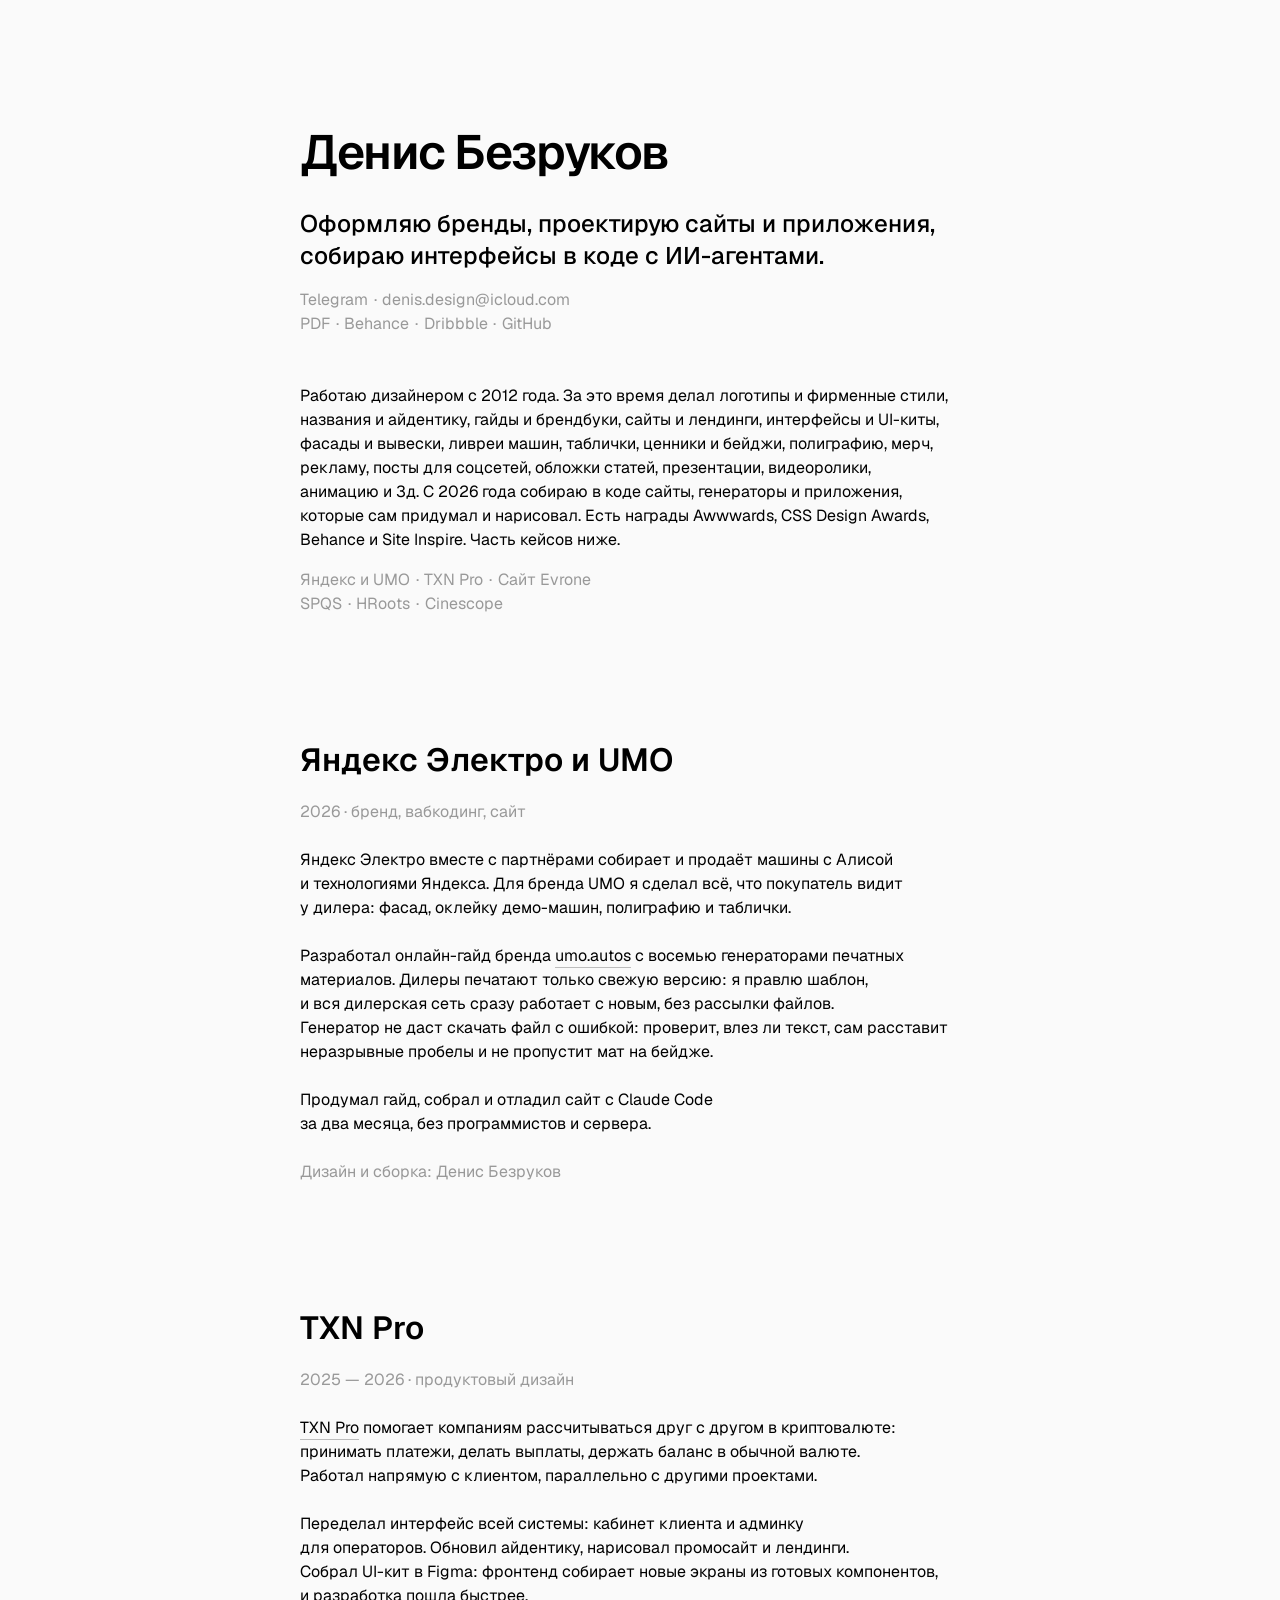
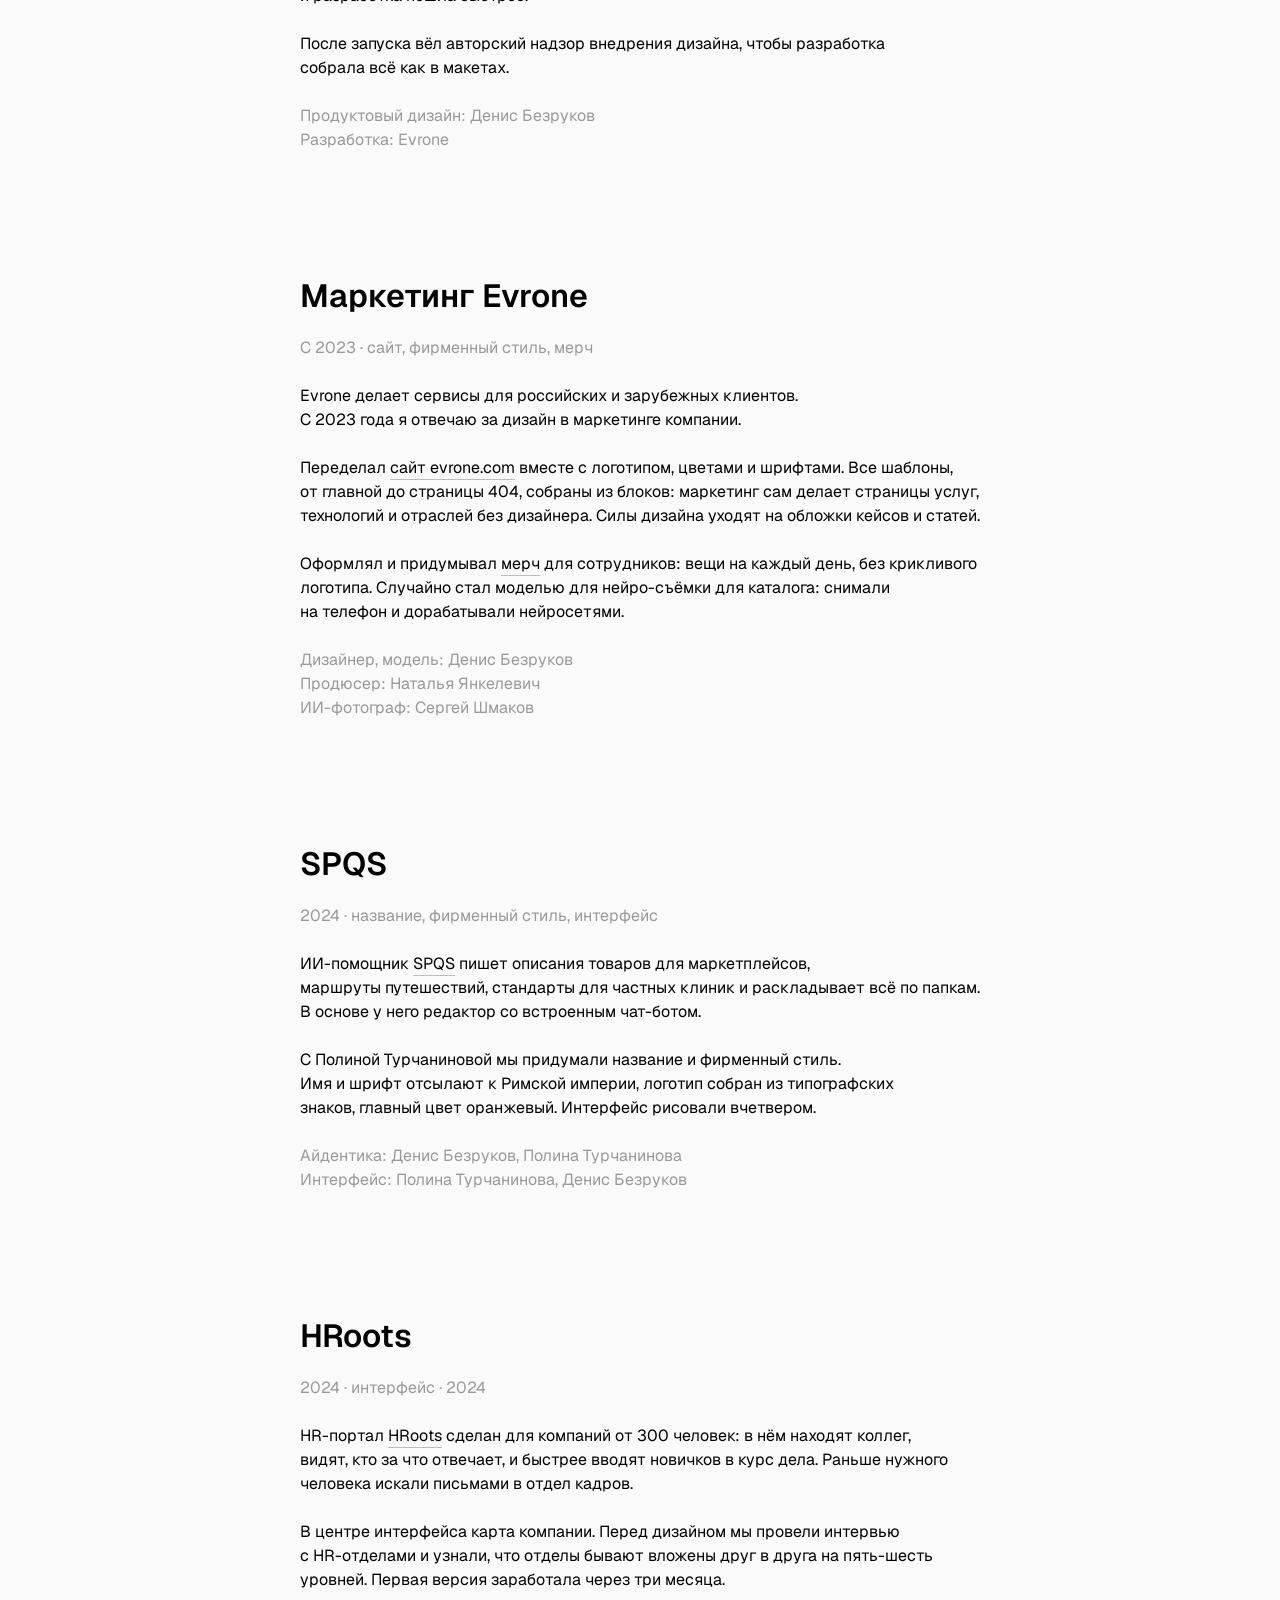
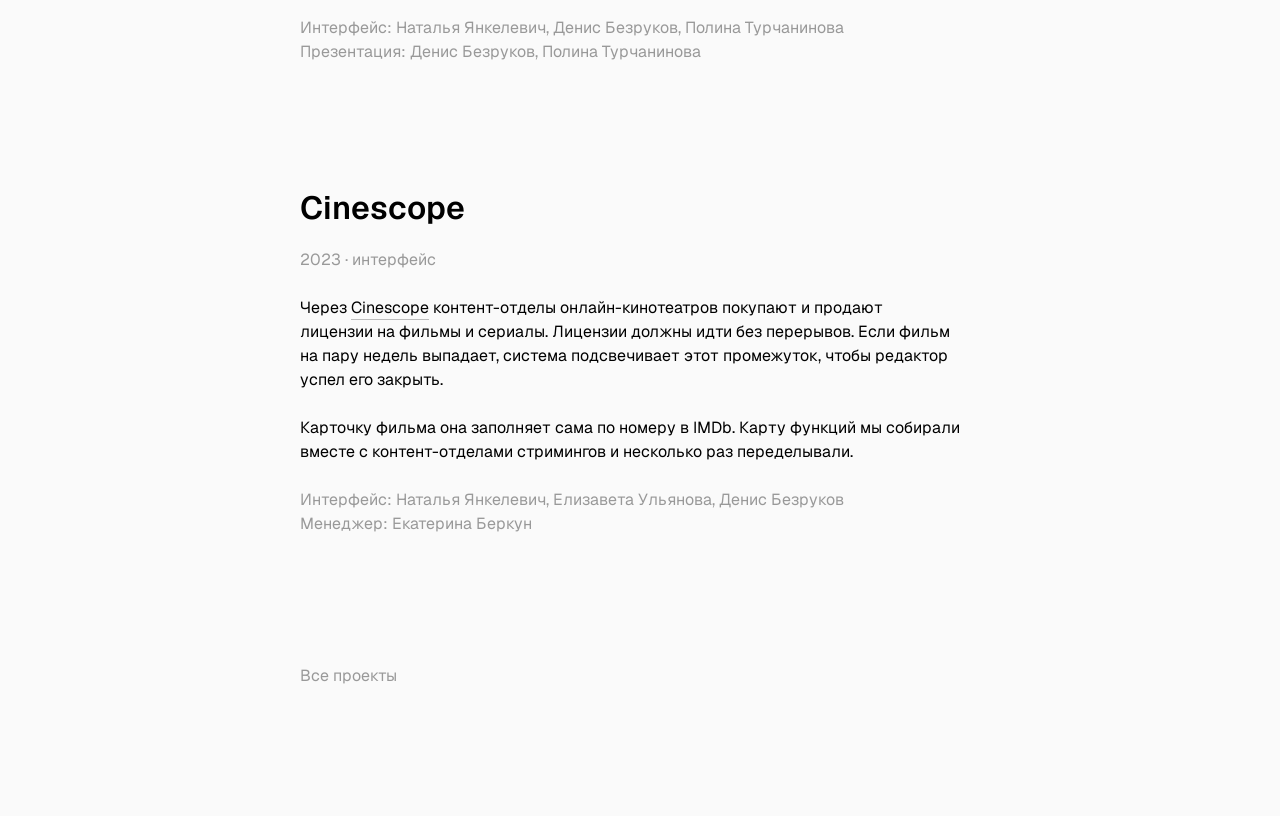
<file: index.html>
<!doctype html>
<html lang="ru">
<head>
<meta charset="utf-8">
<meta name="viewport" content="width=device-width, initial-scale=1">
<title>Денис Безруков, дизайнер</title>
<meta name="description" content="Главные проекты дизайнера Дениса Безрукова: что в них делал он, а что команда.">
<link rel="preload" href="fonts/GeistVariable.woff2" as="font" type="font/woff2" crossorigin>
<link rel="stylesheet" href="style.css">
<link rel="icon" href="favicon.ico">
<link rel="apple-touch-icon" href="apple-touch-icon.png">
</head>
<body>
<main>
  <header>
    <h1>Денис Безруков</h1>
    <div class="space space-200"></div>
    <p class="lead">Оформляю бренды, проектирую сайты и приложения, собираю интерфейсы в коде с ИИ-агентами.</p>
    <div class="space space-100"></div>
    <p class="meta list">
      <span class="row"><span><a href="https://t.me/dbezrukov">Telegram</a></span><wbr><span><a href="mailto:denis.design@icloud.com">denis.design@icloud.com</a></span><br><span><a href="denis-bezrukov.pdf" download="">PDF</a></span><wbr><span><a href="https://www.behance.net/bezrukov">Behance</a></span><wbr><span><a href="https://dribbble.com/dbezrukov">Dribbble</a></span><wbr><span><a href="https://github.com/den-is-bezrukov">GitHub</a></span></span>
    </p>
    <div class="space space-300"></div>
  </header>

  <section class="about">
    <p>Работаю дизайнером с 2012 года. За это время делал логотипы и фирменные стили, названия и айдентику, гайды и брендбуки, сайты и лендинги, интерфейсы и UI-киты, фасады и вывески, ливреи машин, таблички, ценники и бейджи, полиграфию, мерч, рекламу, посты для соцсетей, обложки статей, презентации, видеоролики, анимацию и 3д. С 2026 года собираю в коде сайты, генераторы и приложения, которые сам придумал и нарисовал. Есть награды Awwwards, CSS Design Awards, Behance и Site Inspire. Часть кейсов ниже.</p>
    <div class="space space-100"></div>
    <p class="meta list balance">
      <span class="row"><span><a href="cases/#umo">Яндекс и UMO</a></span><wbr><span><a href="cases/#txn">TXN Pro</a></span><wbr><span><a href="#evrone">Сайт Evrone</a></span><wbr><span hidden><a href="#composter">Composter</a></span><br><span><a href="#spqs">SPQS</a></span><wbr><span><a href="#hroots">HRoots</a></span><wbr><span><a href="#cinescope">Cinescope</a></span><wbr><span hidden><a href="#pirelli">Pirelli</a></span></span>
    </p>
  </section>

  <article id="umo">
    <h2><a href="cases/#umo">Яндекс Электро и UMO</a></h2>
    <div class="space space-150"></div>
    <p class="meta">2026 · бренд, вабкодинг, сайт </p>
    <div class="space space-150"></div>
    <p>Яндекс Электро вместе с партнёрами собирает и продаёт машины с Алисой и технологиями Яндекса. Для бренда UMO я сделал всё, что покупатель видит у дилера: фасад, оклейку демо-машин, полиграфию и таблички.</p>
    <div class="space space-150"></div>
    <p>Разработал онлайн-гайд бренда <a href="https://umo.autos">umo.autos</a> с восемью генераторами печатных материалов. Дилеры печатают только свежую версию: я правлю шаблон, и вся дилерская сеть сразу работает с новым, без рассылки файлов. Генератор не даст скачать файл с ошибкой: проверит, влез ли текст, сам расставит неразрывные пробелы и не пропустит мат на бейдже.</p>
    <div class="space space-150"></div>
    <p class="balance">Продумал гайд, собрал и отладил сайт с Claude Code за два месяца, без программистов и сервера.</p>
    <div class="space space-150"></div>
    <p class="meta">Дизайн и сборка: Денис Безруков</p>
  </article>

  <article id="txn">
    <h2><a href="cases/#txn">TXN Pro</a></h2>
    <div class="space space-150"></div>
    <p class="meta">2025 — 2026 · продуктовый дизайн</p>
    <div class="space space-150"></div>
    <p><a href="https://txn.pro">TXN Pro</a> помогает компаниям рассчитываться друг с другом в криптовалюте: принимать платежи, делать выплаты, держать баланс в обычной валюте. Работал напрямую с клиентом, параллельно с другими проектами.</p>
    <div class="space space-150"></div>
    <p>Переделал интерфейс всей системы: кабинет клиента и админку для операторов. Обновил айдентику, нарисовал промосайт и лендинги. Собрал UI-кит в Figma: фронтенд собирает новые экраны из готовых компонентов, и разработка пошла быстрее.</p>
    <div class="space space-150"></div>
    <p>После запуска вёл авторский надзор внедрения дизайна, чтобы разработка собрала всё как в макетах.</p>
    <div class="space space-150"></div>
    <p class="meta">Продуктовый дизайн: Денис Безруков<br>Разработка: Evrone</p>
  </article>

  <article id="evrone">
    <h2>Маркетинг Evrone</h2>
    <div class="space space-150"></div>
    <p class="meta">С 2023 · сайт, фирменный стиль, мерч</p>
    <div class="space space-150"></div>
    <p class="balance">Evrone делает сервисы для российских и зарубежных клиентов. С 2023 года я отвечаю за дизайн в маркетинге компании.</p>
    <div class="space space-150"></div>
    <p>Переделал <a href="https://www.behance.net/gallery/236263937/Evrone-Website">сайт evrone.com</a> вместе с логотипом, цветами и шрифтами. Все шаблоны, от главной до страницы 404, собраны из блоков: маркетинг сам делает страницы услуг, технологий и отраслей без дизайнера. Силы дизайна уходят на обложки кейсов и статей.</p>
    <div class="space space-150"></div>
    <p>Оформлял и придумывал <a href="https://www.behance.net/gallery/244030177/Evrone-Merch">мерч</a> для сотрудников: вещи на каждый день, без крикливого логотипа. Случайно стал моделью для нейро-съёмки для каталога: снимали на телефон и дорабатывали нейросетями.</p>
    <div class="space space-150"></div>
    <p class="meta">Дизайнер, модель: Денис Безруков<br>Продюсер: Наталья Янкелевич<br>ИИ-фотограф: Сергей Шмаков</p>
  </article>

  <article id="composter" hidden>
    <h2>Composter</h2>
    <div class="space space-150"></div>
    <p class="meta">2026 · Evrone · интерфейс и сборка</p>
    <div class="space space-150"></div>
    <p class="balance">В <a href="https://den-is-bezrukov.github.io/composter/">Composter</a> собирают посты для Instagram Evrone: вставляешь заголовок и картинку и скачиваешь пост 1080×1440 без Figma и дизайнера.</p>
    <div class="space space-150"></div>
    <p>Шрифт и размер заголовка подбирать не нужно. Конструктор предупредит, если заголовок не влезает или картинка выйдет мыльной. В помощи лежит промпт стиля: по нему ChatGPT рисует иллюстрации в духе Evrone.</p>
    <div class="space space-150"></div>
    <p>Нарисовал и собрал с Claude Code за пять дней. Весь конструктор умещается в один HTML-файл: ничего не надо устанавливать, картинки никуда не загружаются.</p>
    <div class="space space-150"></div>
    <p class="meta">Дизайн и сборка: Денис Безруков</p>
  </article>

  <article id="spqs">
    <h2>SPQS</h2>
    <div class="space space-150"></div>
    <p class="meta">2024 · название, фирменный стиль, интерфейс</p>
    <div class="space space-150"></div>
    <p>ИИ-помощник <a href="https://www.behance.net/gallery/200764473/SPQS-Text-Tool-Identity-Product-Design">SPQS</a> пишет описания товаров для маркетплейсов, маршруты путешествий, стандарты для частных клиник и раскладывает всё по папкам. В основе у него редактор со встроенным чат-ботом.</p>
    <div class="space space-150"></div>
    <p class="balance">С Полиной Турчаниновой мы придумали название и фирменный стиль. Имя и шрифт отсылают к Римской империи, логотип собран из типографских знаков, главный цвет оранжевый. Интерфейс рисовали вчетвером.</p>
    <div class="space space-150"></div>
    <p class="meta">Айдентика: Денис Безруков, Полина Турчанинова<br>Интерфейс: Полина Турчанинова, Денис Безруков</p>
  </article>

  <article id="hroots">
    <h2>HRoots</h2>
    <div class="space space-150"></div>
    <p class="meta">2024 · интерфейс · 2024</p>
    <div class="space space-150"></div>
    <p>HR-портал <a href="https://www.behance.net/gallery/178653875/HROOTS-ERP-System-UIUX-andWebDesign">HRoots</a> сделан для компаний от 300 человек: в нём находят коллег, видят, кто за что отвечает, и быстрее вводят новичков в курс дела. Раньше нужного человека искали письмами в отдел кадров.</p>
    <div class="space space-150"></div>
    <p>В центре интерфейса карта компании. Перед дизайном мы провели интервью с HR-отделами и узнали, что отделы бывают вложены друг в друга на пять-шесть уровней. Первая версия заработала через три месяца.</p>
    <div class="space space-150"></div>
    <p class="meta">Интерфейс: Наталья Янкелевич, Денис Безруков, Полина Турчанинова<br>Презентация: Денис Безруков, Полина Турчанинова</p>
  </article>

  <article id="cinescope">
    <h2>Cinescope</h2>
    <div class="space space-150"></div>
    <p class="meta">2023 · интерфейс</p>
    <div class="space space-150"></div>
    <p>Через <a href="https://www.behance.net/gallery/181803423/Cinescope-CMS-UIUX">Cinescope</a> контент-отделы онлайн-кинотеатров покупают и продают лицензии на фильмы и сериалы. Лицензии должны идти без перерывов. Если фильм на пару недель выпадает, система подсвечивает этот промежуток, чтобы редактор успел его закрыть.</p>
    <div class="space space-150"></div>
    <p>Карточку фильма она заполняет сама по номеру в IMDb. Карту функций мы собирали вместе с контент-отделами стримингов и несколько раз переделывали.</p>
    <div class="space space-150"></div>
    <p class="meta">Интерфейс: Наталья Янкелевич, Елизавета Ульянова, Денис Безруков<br>Менеджер: Екатерина Беркун</p>
  </article>

  <article id="pirelli" hidden>
    <h2>Pirelli</h2>
    <div class="space space-150"></div>
    <p class="meta">Evrone · интерфейс · 2020</p>
    <div class="space space-150"></div>
    <p>У Pirelli 24 завода в 13 странах. На заводе, для которого мы делали <a href="https://www.behance.net/gallery/204429703/Pirelli-Analysis-System">систему аналитики</a>, сотни станков и миллионы операций в день. Готовые системы не подошли, и завод заказал свою: отчёты об эффективности оборудования, контроль этапов производства, учёт простоев.</p>
    <div class="space space-150"></div>
    <p>Раздел простоев выводят на большие экраны прямо в цехе. Операторы видят, какие станки стоят и почему, и меняют работу на ходу.</p>
    <div class="space space-150"></div>
    <p class="meta">Интерфейс: Наталья Янкелевич, Дмитрий Гренев, Денис Безруков. Менеджеры: Екатерина Беркун, Антон Комаров.<br>Презентация: Денис Безруков</p>
  </article>

  <footer>
    <p class="meta"><a href="cases/">Все проекты</a></p>
  </footer>

</main>

<script src="typograf.min.js"></script>
<script src="typograf-ru.js"></script>
</body>
</html>
</file>
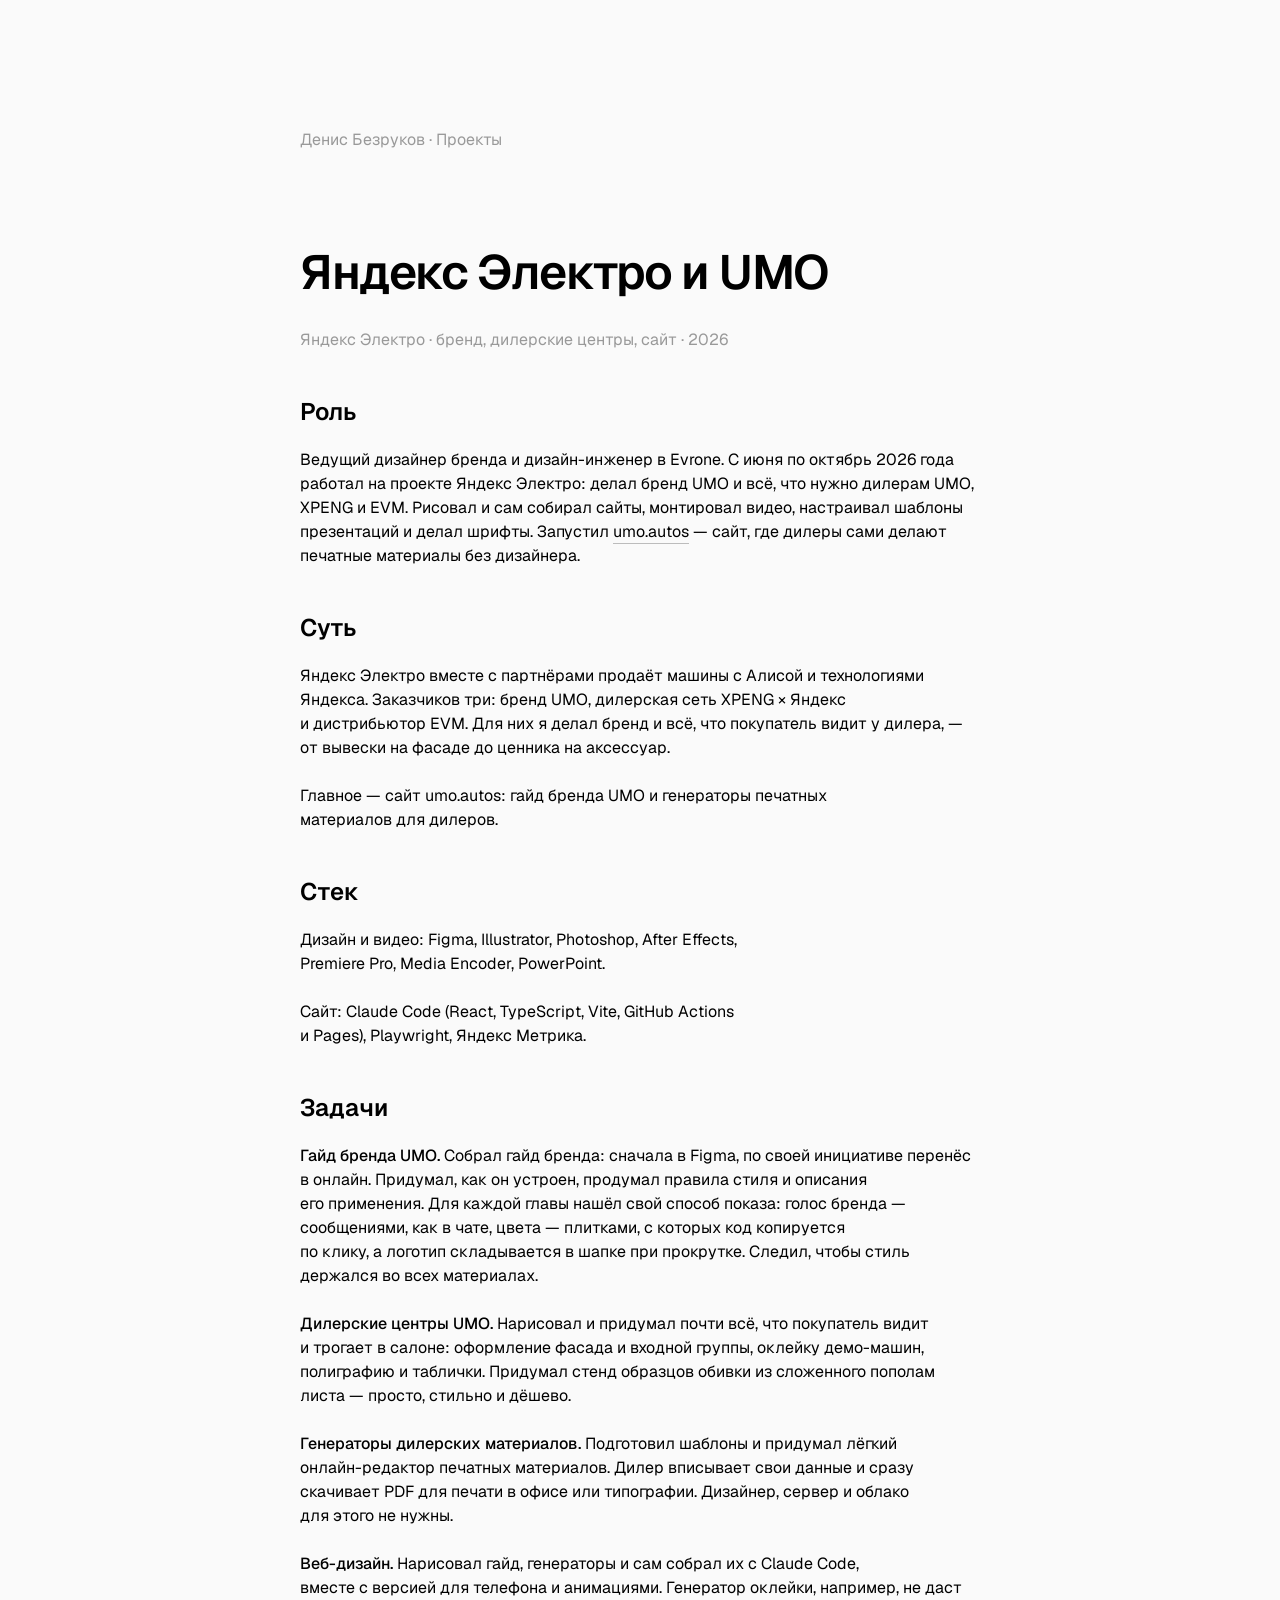
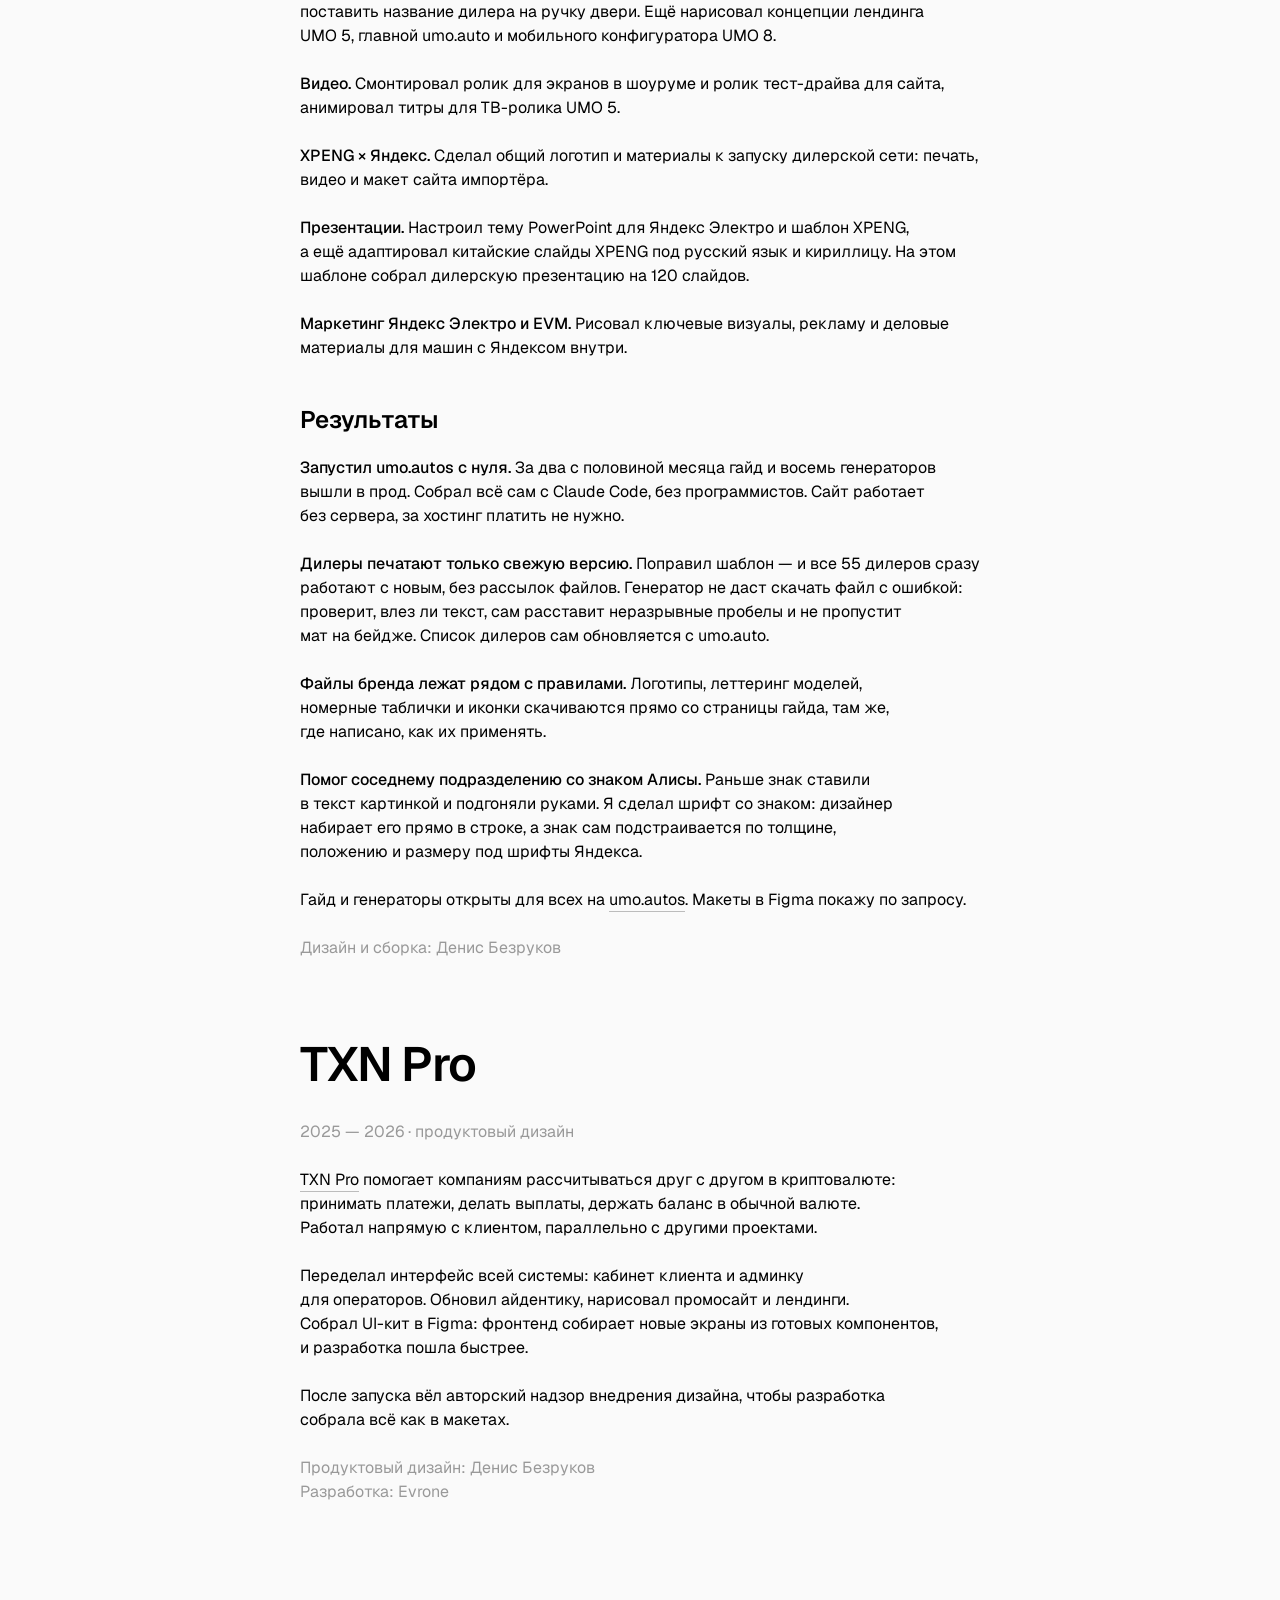
<file: cases/index.html>
<!doctype html>
<html lang="ru">
<head>
<meta charset="utf-8">
<meta name="viewport" content="width=device-width, initial-scale=1">
<title>Проекты — Денис Безруков</title>
<meta name="description" content="Проекты дизайнера Дениса Безрукова целиком: что было нужно, что он сделал и что из этого вышло.">
<link rel="preload" href="../fonts/GeistVariable.woff2" as="font" type="font/woff2" crossorigin>
<link rel="stylesheet" href="../style.css">
<link rel="icon" href="../favicon.ico">
<link rel="apple-touch-icon" href="../apple-touch-icon.png">
</head>
<body>
<main class="inner gap-500">
  <header>
    <p class="meta crumbs"><a href="../">Денис Безруков</a> · Проекты</p>
    <div class="space space-300"></div>
  </header>

  <article id="umo">
    <h1>Яндекс Электро и UMO</h1>
    <div class="space space-200"></div>
    <p class="meta">Яндекс Электро · бренд, дилерские центры, сайт · 2026</p>
    <div class="space space-300"></div>
    <h3>Роль</h3>
    <div class="space space-150"></div>
    <p>Ведущий дизайнер бренда и дизайн-инженер в Evrone. С июня по октябрь 2026 года работал на проекте Яндекс Электро: делал бренд UMO и всё, что нужно дилерам UMO, XPENG и EVM. Рисовал и сам собирал сайты, монтировал видео, настраивал шаблоны презентаций и делал шрифты. Запустил <a href="https://umo.autos">umo.autos</a> — сайт, где дилеры сами делают печатные материалы без дизайнера.</p>
    <div class="space space-300"></div>
    <h3>Суть</h3>
    <div class="space space-150"></div>
    <p>Яндекс Электро вместе с партнёрами продаёт машины с Алисой и технологиями Яндекса. Заказчиков три: бренд UMO, дилерская сеть XPENG × Яндекс и дистрибьютор EVM. Для них я делал бренд и всё, что покупатель видит у дилера, — от вывески на фасаде до ценника на аксессуар.</p>
    <div class="space space-150"></div>
    <p>Главное — сайт umo.autos: гайд бренда UMO и генераторы печатных материалов для дилеров.</p>
    <div class="space space-300"></div>
    <h3>Стек</h3>
    <div class="space space-150"></div>
    <p>Дизайн и видео: Figma, Illustrator, Photoshop, After Effects, Premiere Pro, Media Encoder, PowerPoint.</p>
    <div class="space space-150"></div>
    <p>Сайт: Claude Code (React, TypeScript, Vite, GitHub Actions и Pages), Playwright, Яндекс Метрика.</p>
    <div class="space space-300"></div>
    <h3>Задачи</h3>
    <div class="space space-150"></div>
    <p><strong>Гайд бренда UMO. </strong>Собрал гайд бренда: сначала в Figma, по своей инициативе перенёс в онлайн. Придумал, как он устроен, продумал правила стиля и описания его применения. Для каждой главы нашёл свой способ показа: голос бренда — сообщениями, как в чате, цвета — плитками, с которых код копируется по клику, а логотип складывается в шапке при прокрутке. Следил, чтобы стиль держался во всех материалах.</p>
    <div class="space space-150"></div>
    <p><strong>Дилерские центры UMO.</strong> Нарисовал и придумал почти всё, что покупатель видит и трогает в салоне: оформление фасада и входной группы, оклейку демо-машин, полиграфию и таблички. Придумал стенд образцов обивки из сложенного пополам листа — просто, стильно и дёшево.</p>
    <div class="space space-150"></div>
    <p><strong>Генераторы дилерских материалов.</strong> Подготовил шаблоны и придумал лёгкий онлайн-редактор печатных материалов. Дилер вписывает свои данные и сразу скачивает PDF для печати в офисе или типографии. Дизайнер, сервер и облако для этого не нужны.</p>
    <div class="space space-150"></div>
    <p><strong>Веб-дизайн.</strong> Нарисовал гайд, генераторы и сам собрал их с Claude Code, вместе с версией для телефона и анимациями. Генератор оклейки, например, не даст поставить название дилера на ручку двери. Ещё нарисовал концепции лендинга UMO 5, главной umo.auto и мобильного конфигуратора UMO 8.</p>
    <div class="space space-150"></div>
    <p><strong>Видео.</strong> Смонтировал ролик для экранов в шоуруме и ролик тест-драйва для сайта, анимировал титры для ТВ-ролика UMO 5.</p>
    <div class="space space-150"></div>
    <p><strong>XPENG × Яндекс.</strong> Сделал общий логотип и материалы к запуску дилерской сети: печать, видео и макет сайта импортёра.</p>
    <div class="space space-150"></div>
    <p><strong>Презентации.</strong> Настроил тему PowerPoint для Яндекс Электро и шаблон XPENG, а ещё адаптировал китайские слайды XPENG под русский язык и кириллицу. На этом шаблоне собрал дилерскую презентацию на 120 слайдов.</p>
    <div class="space space-150"></div>
    <p><strong>Маркетинг Яндекс Электро и EVM.</strong> Рисовал ключевые визуалы, рекламу и деловые материалы для машин с Яндексом внутри.</p>
    <div class="space space-300"></div>
    <h3>Результаты</h3>
    <div class="space space-150"></div>
    <p><strong>Запустил umo.autos с нуля.</strong> За два с половиной месяца гайд и восемь генераторов вышли в прод. Собрал всё сам с Claude Code, без программистов. Сайт работает без сервера, за хостинг платить не нужно.</p>
    <div class="space space-150"></div>
    <p><strong>Дилеры печатают только свежую версию.</strong> Поправил шаблон — и все 55 дилеров сразу работают с новым, без рассылок файлов. Генератор не даст скачать файл с ошибкой: проверит, влез ли текст, сам расставит неразрывные пробелы и не пропустит мат на бейдже. Список дилеров сам обновляется с umo.auto.</p>
    <div class="space space-150"></div>
    <p><strong>Файлы бренда лежат рядом с правилами.</strong> Логотипы, леттеринг моделей, номерные таблички и иконки скачиваются прямо со страницы гайда, там же, где написано, как их применять.</p>
    <div class="space space-150"></div>
    <p><strong>Помог соседнему подразделению со знаком Алисы.</strong> Раньше знак ставили в текст картинкой и подгоняли руками. Я сделал шрифт со знаком: дизайнер набирает его прямо в строке, а знак сам подстраивается по толщине, положению и размеру под шрифты Яндекса.</p>
    <div class="space space-150"></div>
    <p>Гайд и генераторы открыты для всех на <a href="https://umo.autos">umo.autos</a>. Макеты в Figma покажу по запросу.</p>
    <div class="space space-150"></div>
    <p class="meta">Дизайн и сборка: Денис Безруков</p>
  </article>

  <article id="txn">
    <h1>TXN Pro</h1>
    <div class="space space-200"></div>
    <p class="meta">2025 — 2026 · продуктовый дизайн</p>
    <div class="space space-150"></div>
    <p><a href="https://txn.pro">TXN Pro</a> помогает компаниям рассчитываться друг с другом в криптовалюте: принимать платежи, делать выплаты, держать баланс в обычной валюте. Работал напрямую с клиентом, параллельно с другими проектами.</p>
    <div class="space space-150"></div>
    <p>Переделал интерфейс всей системы: кабинет клиента и админку для операторов. Обновил айдентику, нарисовал промосайт и лендинги. Собрал UI-кит в Figma: фронтенд собирает новые экраны из готовых компонентов, и разработка пошла быстрее.</p>
    <div class="space space-150"></div>
    <p>После запуска вёл авторский надзор внедрения дизайна, чтобы разработка собрала всё как в макетах.</p>
    <div class="space space-150"></div>
    <p class="meta">Продуктовый дизайн: Денис Безруков<br>Разработка: Evrone</p>
  </article>

  <article id="evrone" hidden>
    <h1>Маркетинг Evrone</h1>
    <div class="space space-200"></div>
    <p class="meta">С 2023 · сайт, фирменный стиль, мерч</p>
    <div class="space space-150"></div>
    <p class="balance">Evrone делает сервисы для российских и зарубежных клиентов. С 2023 года я отвечаю за дизайн в маркетинге компании.</p>
    <div class="space space-150"></div>
    <p>Переделал <a href="https://www.behance.net/gallery/236263937/Evrone-Website">сайт evrone.com</a> вместе с логотипом, цветами и шрифтами. Все шаблоны, от главной до страницы 404, собраны из блоков: маркетинг сам делает страницы услуг, технологий и отраслей без дизайнера. Силы дизайна уходят на обложки кейсов и статей.</p>
    <div class="space space-150"></div>
    <p>Оформлял и придумывал <a href="https://www.behance.net/gallery/244030177/Evrone-Merch">мерч</a> для сотрудников: вещи на каждый день, без крикливого логотипа. Случайно стал моделью для нейро-съёмки для каталога: снимали на телефон и дорабатывали нейросетями.</p>
    <div class="space space-150"></div>
    <p class="meta">Дизайнер, модель: Денис Безруков<br>Продюсер: Наталья Янкелевич<br>ИИ-фотограф: Сергей Шмаков</p>
  </article>

  <article id="composter" hidden>
    <h1>Composter</h1>
    <div class="space space-200"></div>
    <p class="meta">2026 · Evrone · интерфейс и сборка</p>
    <div class="space space-150"></div>
    <p class="balance">В <a href="https://den-is-bezrukov.github.io/composter/">Composter</a> собирают посты для Instagram Evrone: вставляешь заголовок и картинку и скачиваешь пост 1080×1440 без Figma и дизайнера.</p>
    <div class="space space-150"></div>
    <p>Шрифт и размер заголовка подбирать не нужно. Конструктор предупредит, если заголовок не влезает или картинка выйдет мыльной. В помощи лежит промпт стиля: по нему ChatGPT рисует иллюстрации в духе Evrone.</p>
    <div class="space space-150"></div>
    <p>Нарисовал и собрал с Claude Code за пять дней. Весь конструктор умещается в один HTML-файл: ничего не надо устанавливать, картинки никуда не загружаются.</p>
    <div class="space space-150"></div>
    <p class="meta">Дизайн и сборка: Денис Безруков</p>
  </article>

  <article id="spqs" hidden>
    <h1>SPQS</h1>
    <div class="space space-200"></div>
    <p class="meta">2024 · название, фирменный стиль, интерфейс</p>
    <div class="space space-150"></div>
    <p>ИИ-помощник <a href="https://www.behance.net/gallery/200764473/SPQS-Text-Tool-Identity-Product-Design">SPQS</a> пишет описания товаров для маркетплейсов, маршруты путешествий, стандарты для частных клиник и раскладывает всё по папкам. В основе у него редактор со встроенным чат-ботом.</p>
    <div class="space space-150"></div>
    <p class="balance">С Полиной Турчаниновой мы придумали название и фирменный стиль. Имя и шрифт отсылают к Римской империи, логотип собран из типографских знаков, главный цвет оранжевый. Интерфейс рисовали вчетвером.</p>
    <div class="space space-150"></div>
    <p class="meta">Айдентика: Денис Безруков, Полина Турчанинова<br>Интерфейс: Полина Турчанинова, Денис Безруков</p>
  </article>

  <article id="hroots" hidden>
    <h1>HRoots</h1>
    <div class="space space-200"></div>
    <p class="meta">2024 · интерфейс · 2024</p>
    <div class="space space-150"></div>
    <p>HR-портал <a href="https://www.behance.net/gallery/178653875/HROOTS-ERP-System-UIUX-andWebDesign">HRoots</a> сделан для компаний от 300 человек: в нём находят коллег, видят, кто за что отвечает, и быстрее вводят новичков в курс дела. Раньше нужного человека искали письмами в отдел кадров.</p>
    <div class="space space-150"></div>
    <p>В центре интерфейса карта компании. Перед дизайном мы провели интервью с HR-отделами и узнали, что отделы бывают вложены друг в друга на пять-шесть уровней. Первая версия заработала через три месяца.</p>
    <div class="space space-150"></div>
    <p class="meta">Интерфейс: Наталья Янкелевич, Денис Безруков, Полина Турчанинова<br>Презентация: Денис Безруков, Полина Турчанинова</p>
  </article>

  <article id="cinescope" hidden>
    <h1>Cinescope</h1>
    <div class="space space-200"></div>
    <p class="meta">2023 · интерфейс</p>
    <div class="space space-150"></div>
    <p>Через <a href="https://www.behance.net/gallery/181803423/Cinescope-CMS-UIUX">Cinescope</a> контент-отделы онлайн-кинотеатров покупают и продают лицензии на фильмы и сериалы. Лицензии должны идти без перерывов. Если фильм на пару недель выпадает, система подсвечивает этот промежуток, чтобы редактор успел его закрыть.</p>
    <div class="space space-150"></div>
    <p>Карточку фильма она заполняет сама по номеру в IMDb. Карту функций мы собирали вместе с контент-отделами стримингов и несколько раз переделывали.</p>
    <div class="space space-150"></div>
    <p class="meta">Интерфейс: Наталья Янкелевич, Елизавета Ульянова, Денис Безруков<br>Менеджер: Екатерина Беркун</p>
  </article>

  <article id="pirelli" hidden>
    <h1>Pirelli</h1>
    <div class="space space-200"></div>
    <p class="meta">Evrone · интерфейс · 2020</p>
    <div class="space space-150"></div>
    <p>У Pirelli 24 завода в 13 странах. На заводе, для которого мы делали <a href="https://www.behance.net/gallery/204429703/Pirelli-Analysis-System">систему аналитики</a>, сотни станков и миллионы операций в день. Готовые системы не подошли, и завод заказал свою: отчёты об эффективности оборудования, контроль этапов производства, учёт простоев.</p>
    <div class="space space-150"></div>
    <p>Раздел простоев выводят на большие экраны прямо в цехе. Операторы видят, какие станки стоят и почему, и меняют работу на ходу.</p>
    <div class="space space-150"></div>
    <p class="meta">Интерфейс: Наталья Янкелевич, Дмитрий Гренев, Денис Безруков. Менеджеры: Екатерина Беркун, Антон Комаров.<br>Презентация: Денис Безруков</p>
  </article>

</main>

<script src="../typograf.min.js"></script>
<script src="../typograf-ru.js"></script>
</body>
</html>
</file>
<file: style.css>
/* Base 16px, sizes in rem. Type: headings H1 / H2 / H3 at 3 / 2 / 1.5rem set solid (2 / 1.5 / 1.25rem on phones), the intro 1.5rem at 500 (1.25rem on phones), text and grey service lines 1rem on a 1.5 line. */
/* Geist 1.8 by Vercel, the variable font (weight 100–900, Cyrillic included), kept next to the page with its licence. */
@font-face {
  font-family: Geist;
  src: url("fonts/GeistVariable.woff2") format("woff2");
  font-weight: 100 900;
  font-style: normal;
  font-display: swap;
}
:root {
  /* Spacing scale: the name is the size in rem times 100 (space-150 = 1.5rem = 24px), so a step in between fits without renaming.
     Every margin, padding and space comes from it. Blocks have no margins of their own: the gap between two of them is a space
     block in the page (.space-100 … .space-600), so each gap is set where it is. Only projects stand 800 apart by the CSS. */
  --space-050: 0.5rem;
  --space-100: 1rem;
  --space-150: 1.5rem;
  --space-200: 2rem;
  --space-300: 3rem;
  --space-400: 4rem;
  --space-500: 5rem;
  --space-600: 6rem;
  --space-800: 8rem;
  --space-900: 9rem;
  --space-1000: 10rem;
  --bg: #fafafa;
  --text: #000000;
  /* Two colours only: black text (90% white in the dark theme) on a ground of #fafafa, LoveFrom's, and a grey, #999999, the text colour at 65% in the dark theme. */
  --muted: #999999;
}
/* The dark theme is off for now; to bring it back, take it out of this comment.
@media (prefers-color-scheme: dark) {
  :root {
    --bg: #000000;
    --text: #e6e6e6;
    --muted: color-mix(in srgb, var(--text) 65%, transparent);
  }
}
*/
body {
  margin: 0;
  background: var(--bg);
  color: var(--text);
  font: 1rem/1.5 Geist, system-ui, -apple-system, sans-serif;
  -webkit-font-smoothing: antialiased;
}
main {
  max-width: 680px;
  margin: 0 auto;
  padding: var(--space-800) var(--space-200);
}
/* Three heading steps, one size per tag on both pages: H1 the name, H2 a project's title, H3 a section of a full case. Headings are set solid, H1 alone tracked in by 3%; bold in the text is a step lighter, at 500. */
h1, h2, h3 { font-weight: 600; line-height: 1; }
h1 { letter-spacing: -0.03em; }
h1, h2, h3, p, ul { margin: 0; }
h1 { font-size: 3rem; }
h2 { font-size: 2rem; }
h3 { font-size: 1.5rem; }
/* Text fills its lines; only a too-short last line pulls a few words down. */
p { text-wrap: pretty; }
/* The intro under the name: two sizes up from the text, at 500. */
p.lead { font-size: 1.5rem; line-height: 1.333; font-weight: 500; }
/* List: bullets hanging in the indent, items closer to each other than paragraphs. */
ul { padding-left: var(--space-150); }
li { text-wrap: pretty; }
li + li { margin-top: var(--space-050); }
/* Space: the gap between two blocks, 0 to 600 of the spacing scale; 150 is the usual one between paragraphs. */
.space-000 { height: 0; }
.space-050 { height: var(--space-050); }
.space-100 { height: var(--space-100); }
.space-150 { height: var(--space-150); }
.space-200 { height: var(--space-200); }
.space-300 { height: var(--space-300); }
.space-400 { height: var(--space-400); }
.space-500 { height: var(--space-500); }
.space-600 { height: var(--space-600); }
/* A block switched to Wrap: B in edit mode gets lines of nearly equal length. */
.balance { text-wrap: balance; }
strong { font-weight: 500; }
a {
  color: inherit;
  text-decoration: underline;
  text-decoration-color: color-mix(in srgb, currentColor 25%, transparent);
  /* One device pixel on a retina screen at any size; 2.5% of a big title came out twice as thick. */
  text-decoration-thickness: 0.5px;
  text-underline-offset: 30%;
}
/* Link rows, breadcrumbs and a linked title read as navigation: no underline until hover. Links in the text keep it. */
.list a, .crumbs a, h2 a, footer a { text-decoration-color: transparent; }
/* On hover the underline darkens to 50% of the link colour, still lighter than the letters. */
a:hover { text-decoration-color: color-mix(in srgb, currentColor 50%, transparent); }
.nw { white-space: nowrap; }
/* Meta: every grey line (under a title, credits, contacts, the project list, breadcrumbs), in the text's weight. */
.meta { color: var(--muted); }
/* Links in a row with a dot between them; the dot that would start a line is cut off, so no line starts or ends with one.
   The cutting happens in a row inside the paragraph, so the paragraph keeps its own box and its whole highlight in edit mode. */
.list .row { display: block; text-wrap: balance; margin-left: -0.9em; clip-path: inset(-1em -1em -1em 0.9em); }
.list .row > span { white-space: nowrap; }
.list .row > span::before { content: "·"; display: inline-block; width: 0.9em; text-align: center; }
/* Projects stand one gap apart, the same all down a page: 800 unless the page's main says otherwise (gap-500 … gap-1000,
   set in edit mode). On phones the gap is a quarter less. */
main { --case-gap: var(--space-800); }
main.gap-500 { --case-gap: var(--space-500); }
main.gap-600 { --case-gap: var(--space-600); }
main.gap-900 { --case-gap: var(--space-900); }
main.gap-1000 { --case-gap: var(--space-1000); }
article { margin-top: var(--case-gap); scroll-margin-top: var(--case-gap); }
.inner header + article { margin-top: var(--space-300); }
/* The page ends on a link to all the projects, as far below the last project as projects stand apart. */
main > footer { margin-top: var(--case-gap); }
@media (max-width: 480px) {
  main { padding: var(--space-400) var(--space-100); }
  article { margin-top: calc(var(--case-gap) * 0.75); scroll-margin-top: calc(var(--case-gap) * 0.75); }
  main > footer { margin-top: calc(var(--case-gap) * 0.75); }
  h1 { font-size: 2rem; }
  h2 { font-size: 1.5rem; }
  h3 { font-size: 1.25rem; }
  p.lead { font-size: 1.25rem; line-height: 1.4; }
}
/* Print (and the PDF made from it by _edit/pdf.py), made to be sent and printed: A4 with margins, on white, the column
   across the page. The base goes down to 13px (about 10pt, as in a resume), and every size and gap, all in rem, follows
   it, every space at half its height; projects stand 300 apart and follow one another down the pages. A paragraph is never cut, and a title stays with
   its grey line and the first paragraph, so no page ends on a title. */
@page { size: A4; margin: 16mm; }
@media print {
  :root { --bg: #ffffff; }
  html { font-size: 13px; }
  main { max-width: none; padding: 0; }
  article { margin-top: var(--space-300); }
  /* Every space at half its height: a page holds more and reads denser, as print does. */
  .space-050 { height: 0.25rem; }
  .space-100 { height: 0.5rem; }
  .space-150 { height: 0.75rem; }
  .space-200 { height: 1rem; }
  .space-300 { height: 1.5rem; }
  .space-400 { height: 2rem; }
  .space-500 { height: 2.5rem; }
  .space-600 { height: 3rem; }
  /* On paper the project list under the summary and the link to this very PDF lead nowhere: they go. The projects
     start a step further from the summary than from one another. */
  .about .space, .about .list, .list .row > span:has(a[href$=".pdf"]), main > footer { display: none; }
  .about + article { margin-top: var(--space-400); }
  /* A row of links runs on one line on paper: the page is wide enough, so its hand-set breaks are dropped. */
  .list .row br { display: none; }
  p, ul, h1, h2, h3 { break-inside: avoid; }
  /* A title carries an unseen tail as tall as its grey line and a few lines of text: with less room than that left, the
     title goes over to the next page. */
  h2::after, h3::after { content: ""; display: block; height: var(--space-800); margin-bottom: calc(-1 * var(--space-800)); }
}
</file>
